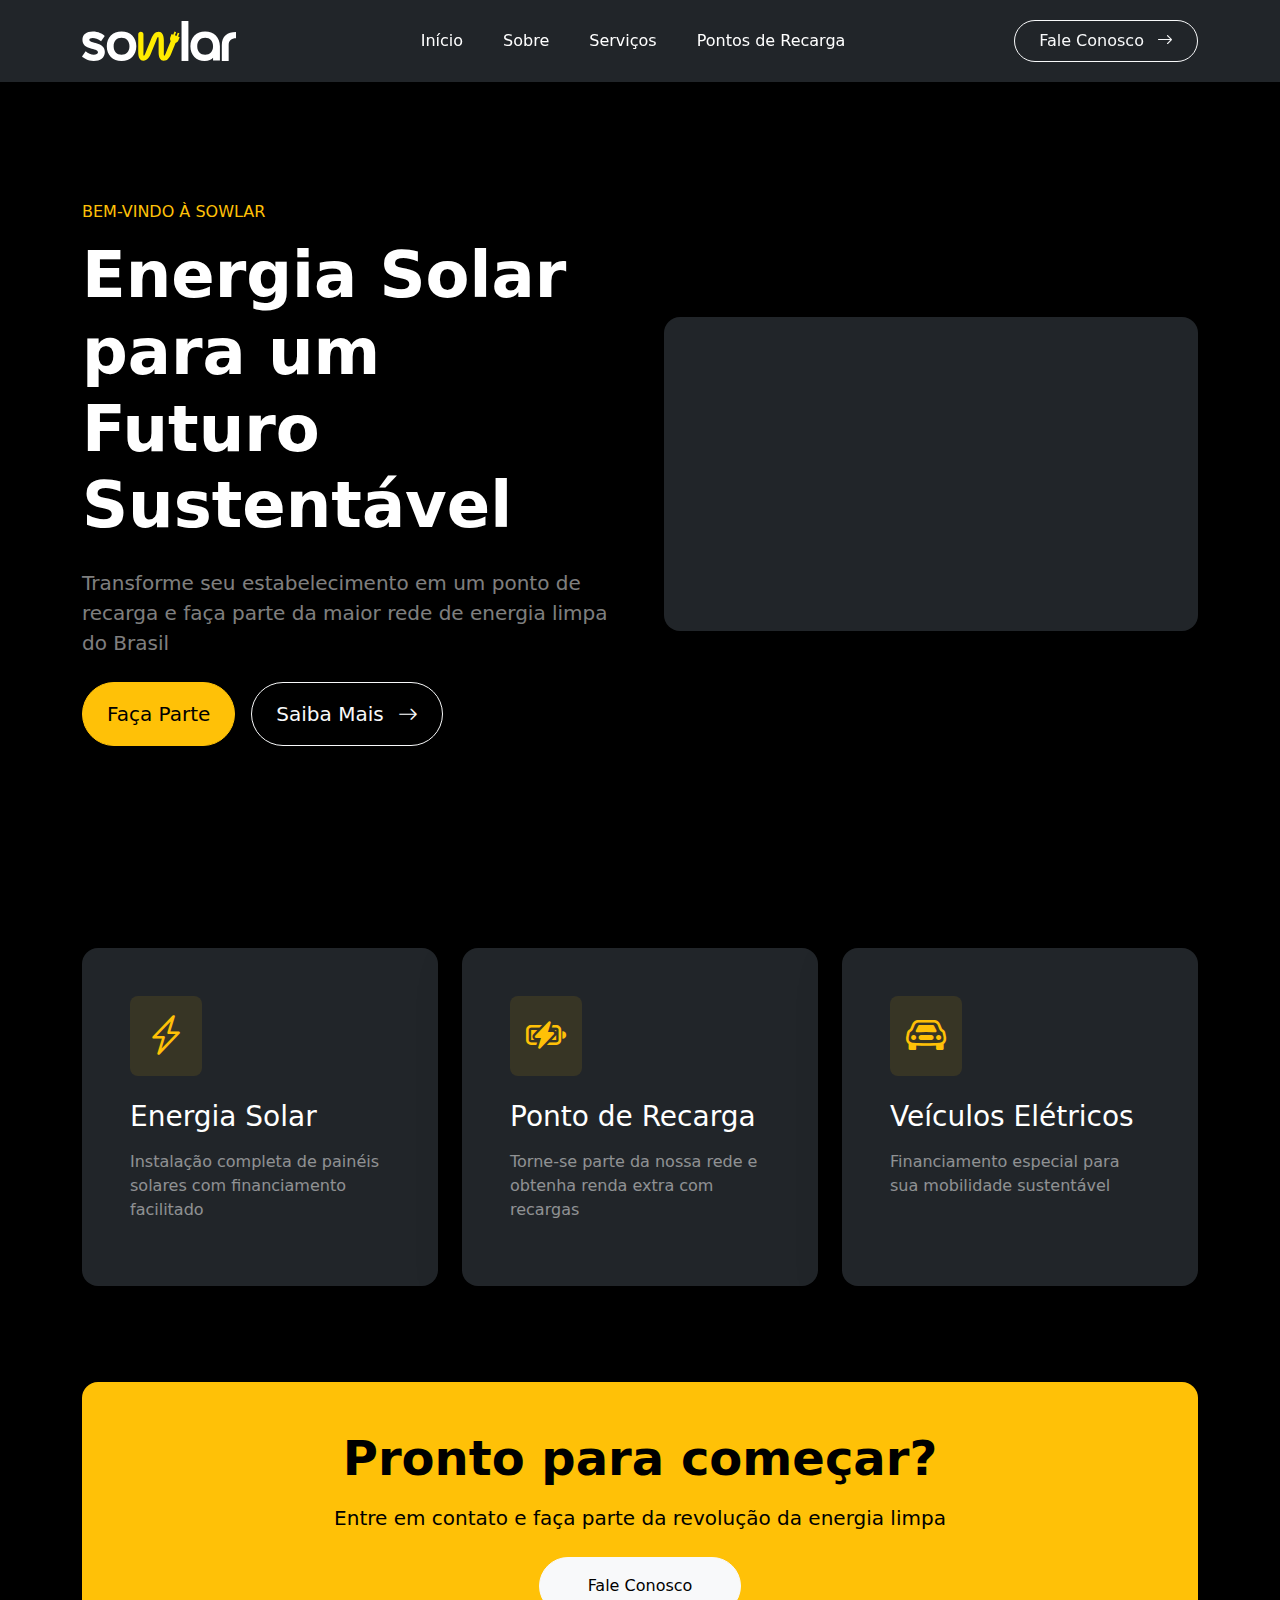
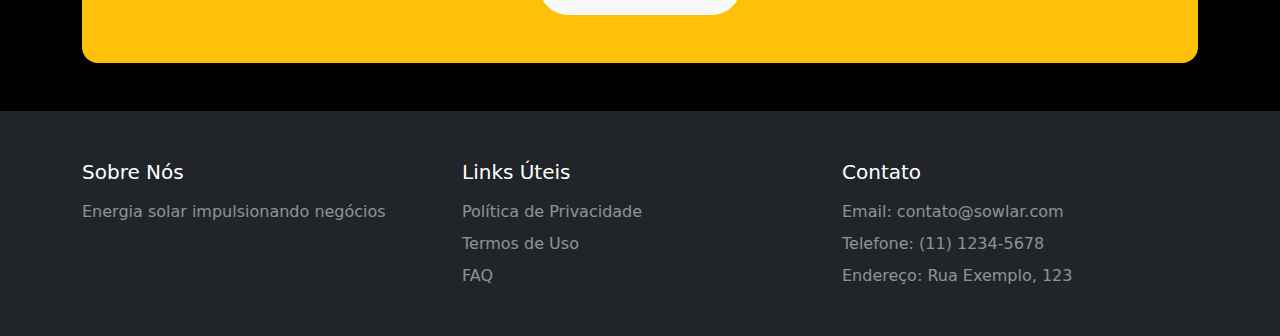
<file: index.html>
<!DOCTYPE html>
<html lang="pt-br">
  <head>
    <meta charset="UTF-8" />
    <meta name="viewport" content="width=device-width, initial-scale=1.0" />
    <title>sowlar - Página Inicial</title>
    <link
      href="https://cdn.jsdelivr.net/npm/bootstrap@5.3.2/dist/css/bootstrap.min.css"
      rel="stylesheet"
    />
    <link
      rel="stylesheet"
      href="https://cdn.jsdelivr.net/npm/bootstrap-icons@1.11.1/font/bootstrap-icons.css"
    />
  </head>
  <body class="d-flex flex-column min-vh-100 bg-black text-light">
    <nav
      class="navbar navbar-expand-lg navbar-dark bg-dark shadow-sm py-3 fixed-top backdrop-blur"
    >
      <div class="container">
        <a class="navbar-brand" href="index.html">
          <img src="assets/images/logo.svg" alt="Logo" height="40" />
        </a>
        <button
          class="navbar-toggler"
          type="button"
          data-bs-toggle="collapse"
          data-bs-target="#navbarNav"
          aria-controls="navbarNav"
          aria-expanded="false"
          aria-label="Toggle navigation"
        >
          <span class="navbar-toggler-icon"></span>
        </button>
        <div class="collapse navbar-collapse" id="navbarNav">
          <ul class="navbar-nav mx-auto gap-4">
            <li class="nav-item">
              <a class="nav-link text-white active" href="index.html">Início</a>
            </li>
            <li class="nav-item">
              <a class="nav-link text-white" href="sobre.html">Sobre</a>
            </li>
            <li class="nav-item">
              <a class="nav-link text-white" href="servicos.html">Serviços</a>
            </li>
            <li class="nav-item">
              <a class="nav-link text-white" href="pontos.html"
                >Pontos de Recarga</a
              >
            </li>
          </ul>
          <a
            href="contato.html"
            class="btn btn-outline-light rounded-pill px-4 py-2"
          >
            Fale Conosco <i class="bi bi-arrow-right ms-2"></i>
          </a>
        </div>
      </div>
    </nav>

    <section class="min-vh-100 d-flex align-items-center pt-5">
      <div class="container">
        <div class="row align-items-center g-5">
          <div class="col-lg-6">
            <h6 class="text-warning text-uppercase mb-3">Bem-vindo à Sowlar</h6>
            <h1 class="display-3 text-white fw-bold mb-4">
              Energia Solar para um Futuro Sustentável
            </h1>
            <p class="lead text-white-50 mb-4">
              Transforme seu estabelecimento em um ponto de recarga e faça parte
              da maior rede de energia limpa do Brasil
            </p>
            <div class="d-flex gap-3">
              <a
                href="contato.html"
                class="btn btn-warning btn-lg rounded-pill px-4 py-3"
              >
                Faça Parte
              </a>
              <a
                href="sobre.html"
                class="btn btn-outline-light btn-lg rounded-pill px-4 py-3"
              >
                Saiba Mais <i class="bi bi-arrow-right ms-2"></i>
              </a>
            </div>
          </div>
          <div class="col-lg-6">
            <div class="card bg-dark border-0 rounded-4 shadow-lg">
              <div class="card-body p-3">
                <div class="ratio ratio-16x9 rounded-4 overflow-hidden">
                  <iframe
                    src="https://www.youtube.com/embed/LINK"
                    title="Product Demo"
                    class="border-0"
                    allowfullscreen
                  >
                  </iframe>
                </div>
              </div>
            </div>
          </div>
        </div>
      </div>
    </section>

    <section class="py-5">
      <div class="container">
        <div class="row g-4">
          <div class="col-lg-4">
            <div class="card h-100 bg-dark border-0 rounded-4 shadow-lg">
              <div class="card-body p-5">
                <div
                  class="bg-warning bg-opacity-10 p-3 rounded-3 mb-4 d-inline-block"
                >
                  <i class="bi bi-lightning-charge text-warning display-6"></i>
                </div>
                <h3 class="text-white mb-3">Energia Solar</h3>
                <p class="text-white-50">
                  Instalação completa de painéis solares com financiamento
                  facilitado
                </p>
              </div>
            </div>
          </div>
          <div class="col-lg-4">
            <div class="card h-100 bg-dark border-0 rounded-4 shadow-lg">
              <div class="card-body p-5">
                <div
                  class="bg-warning bg-opacity-10 p-3 rounded-3 mb-4 d-inline-block"
                >
                  <i class="bi bi-battery-charging text-warning display-6"></i>
                </div>
                <h3 class="text-white mb-3">Ponto de Recarga</h3>
                <p class="text-white-50">
                  Torne-se parte da nossa rede e obtenha renda extra com
                  recargas
                </p>
              </div>
            </div>
          </div>
          <div class="col-lg-4">
            <div class="card h-100 bg-dark border-0 rounded-4 shadow-lg">
              <div class="card-body p-5">
                <div
                  class="bg-warning bg-opacity-10 p-3 rounded-3 mb-4 d-inline-block"
                >
                  <i class="bi bi-car-front text-warning display-6"></i>
                </div>
                <h3 class="text-white mb-3">Veículos Elétricos</h3>
                <p class="text-white-50">
                  Financiamento especial para sua mobilidade sustentável
                </p>
              </div>
            </div>
          </div>
        </div>
      </div>
    </section>

    <section class="py-5">
      <div class="container">
        <div class="row justify-content-center">
          <div class="col-lg-12">
            <div class="card bg-warning border-0 rounded-4 shadow-lg">
              <div class="card-body p-5 text-center">
                <h2 class="display-5 text-black fw-bold mb-3">
                  Pronto para começar?
                </h2>
                <p class="lead text-black mb-4">
                  Entre em contato e faça parte da revolução da energia limpa
                </p>
                <a
                  href="contato.html"
                  class="btn btn-light rounded-pill px-5 py-3"
                >
                  Fale Conosco
                </a>
              </div>
            </div>
          </div>
        </div>
      </div>
    </section>

    <footer class="py-5 bg-dark mt-auto border-top border-dark">
      <div class="container">
        <div class="row gy-4">
          <div class="col-md-4">
            <h5 class="text-white mb-3">Sobre Nós</h5>
            <p class="text-white-50 mb-0">
              Energia solar impulsionando negócios
            </p>
          </div>
          <div class="col-md-4">
            <h5 class="text-white mb-3">Links Úteis</h5>
            <ul class="list-unstyled mb-0">
              <li class="mb-2">
                <a href="#" class="text-white-50 text-decoration-none"
                  >Política de Privacidade</a
                >
              </li>
              <li class="mb-2">
                <a href="#" class="text-white-50 text-decoration-none"
                  >Termos de Uso</a
                >
              </li>
              <li>
                <a href="#" class="text-white-50 text-decoration-none">FAQ</a>
              </li>
            </ul>
          </div>
          <div class="col-md-4">
            <h5 class="text-white mb-3">Contato</h5>
            <ul class="list-unstyled mb-0 text-white-50">
              <li class="mb-2">Email: contato@sowlar.com</li>
              <li class="mb-2">Telefone: (11) 1234-5678</li>
              <li>Endereço: Rua Exemplo, 123</li>
            </ul>
          </div>
        </div>
      </div>
    </footer>

    <script src="https://cdn.jsdelivr.net/npm/bootstrap@5.3.2/dist/js/bootstrap.bundle.min.js"></script>
  </body>
</html>
</file>
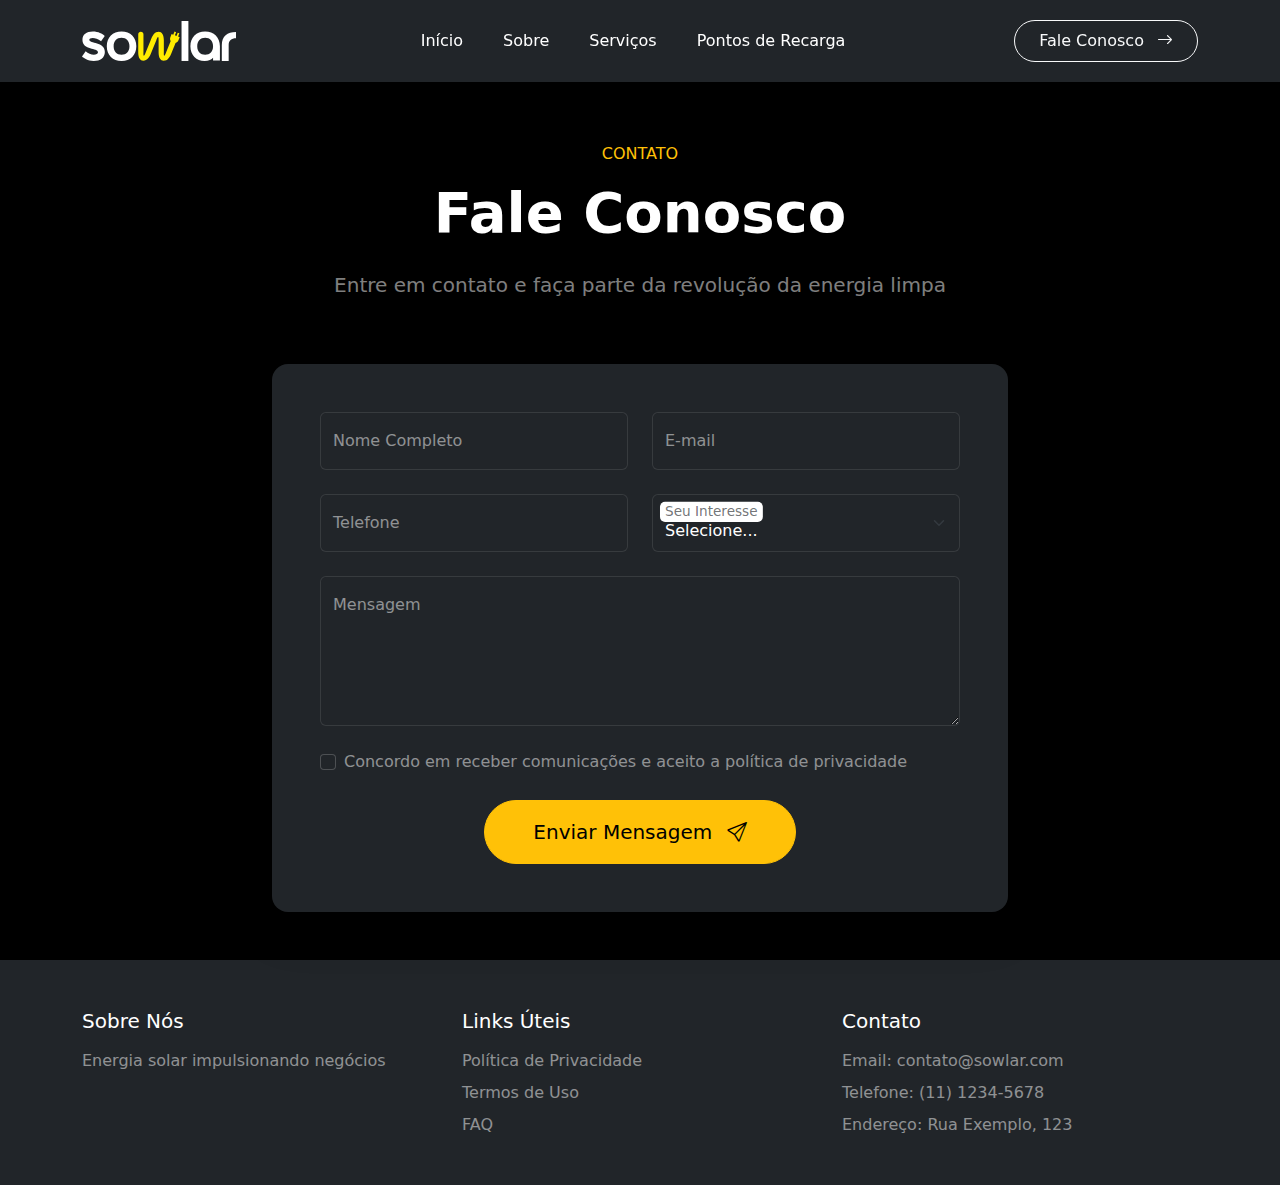
<file: contato.html>
<!DOCTYPE html>
<html lang="pt-br">
  <head>
    <meta charset="UTF-8" />
    <meta name="viewport" content="width=device-width, initial-scale=1.0" />
    <title>sowlar - Contato</title>
    <link
      href="https://cdn.jsdelivr.net/npm/bootstrap@5.3.2/dist/css/bootstrap.min.css"
      rel="stylesheet"
    />
    <link
      rel="stylesheet"
      href="https://cdn.jsdelivr.net/npm/bootstrap-icons@1.11.1/font/bootstrap-icons.css"
    />
    <link rel="stylesheet" href="assets/css/style.css" />
  </head>
  <body class="d-flex flex-column min-vh-100 bg-black text-light">
    <nav
      class="navbar navbar-expand-lg navbar-dark bg-dark shadow-sm py-3 fixed-top backdrop-blur"
    >
      <div class="container">
        <a class="navbar-brand" href="index.html">
          <img src="assets/images/logo.svg" alt="Logo" height="40" />
        </a>
        <button
          class="navbar-toggler"
          type="button"
          data-bs-toggle="collapse"
          data-bs-target="#navbarNav"
          aria-controls="navbarNav"
          aria-expanded="false"
          aria-label="Toggle navigation"
        >
          <span class="navbar-toggler-icon"></span>
        </button>
        <div class="collapse navbar-collapse" id="navbarNav">
          <ul class="navbar-nav mx-auto gap-4">
            <li class="nav-item">
              <a class="nav-link text-white" href="index.html">Início</a>
            </li>
            <li class="nav-item">
              <a class="nav-link text-white" href="sobre.html">Sobre</a>
            </li>
            <li class="nav-item">
              <a class="nav-link text-white" href="servicos.html">Serviços</a>
            </li>
            <li class="nav-item">
              <a class="nav-link text-white" href="pontos.html"
                >Pontos de Recarga</a
              >
            </li>
          </ul>
          <a
            href="contato.html"
            class="btn btn-outline-light rounded-pill px-4 py-2"
          >
            Fale Conosco <i class="bi bi-arrow-right ms-2"></i>
          </a>
        </div>
      </div>
    </nav>

    <section class="min-vh-100 pt-5 mt-4">
      <div class="container py-5">
        <div class="row mb-5 text-center pt-4">
          <div class="col-lg-8 mx-auto">
            <h6 class="text-warning text-uppercase mb-3">Contato</h6>
            <h1 class="display-4 text-white fw-bold mb-4">Fale Conosco</h1>
            <p class="lead text-white-50">
              Entre em contato e faça parte da revolução da energia limpa
            </p>
          </div>
        </div>

        <div class="row justify-content-center">
          <div class="col-lg-8">
            <div class="card bg-dark border-0 rounded-4 shadow-lg">
              <div class="card-body p-4 p-md-5">
                <div
                  id="successMessage"
                  class="text-center py-5"
                  style="display: none"
                >
                  <div class="mb-4">
                    <i
                      class="bi bi-check-circle-fill text-warning display-1"
                    ></i>
                  </div>
                  <h2 class="text-white mb-4">Mensagem Enviada!</h2>
                  <p class="text-white-50 mb-4">
                    Agradecemos seu contato. Em breve nossa equipe entrará em
                    contato.
                  </p>
                  <button
                    type="button"
                    class="btn btn-warning rounded-pill px-4 py-2"
                    onclick="resetForm()"
                  >
                    Enviar Nova Mensagem
                  </button>
                </div>

                <form id="contactForm" class="needs-validation" novalidate>
                  <div class="row g-4">
                    <div class="col-md-6">
                      <div class="form-floating">
                        <input
                          type="text"
                          class="form-control"
                          id="nome"
                          placeholder="Seu nome"
                          required
                        />
                        <label for="nome">Nome Completo</label>
                        <div class="invalid-feedback">
                          Por favor, informe seu nome
                        </div>
                      </div>
                    </div>
                    <div class="col-md-6">
                      <div class="form-floating">
                        <input
                          type="email"
                          class="form-control"
                          id="email"
                          placeholder="Seu email"
                          required
                        />
                        <label for="email">E-mail</label>
                        <div class="invalid-feedback">
                          Por favor, informe um e-mail válido
                        </div>
                      </div>
                    </div>

                    <div class="col-md-6">
                      <div class="form-floating">
                        <input
                          type="tel"
                          class="form-control"
                          id="telefone"
                          placeholder="Seu telefone"
                          required
                        />
                        <label for="telefone">Telefone</label>
                        <div class="invalid-feedback">
                          Por favor, informe seu telefone
                        </div>
                      </div>
                    </div>
                    <div class="col-md-6">
                      <div class="form-floating">
                        <select class="form-select" id="interesse" required>
                          <option selected disabled value="">
                            Selecione...
                          </option>
                          <option value="ponto_recarga">
                            Quero ser um Ponto de Recarga
                          </option>
                          <option value="veiculo">
                            Financiamento de Veículo Elétrico
                          </option>
                          <option value="info">Mais Informações</option>
                        </select>
                        <label for="interesse">Seu Interesse</label>
                        <div class="invalid-feedback">
                          Por favor, selecione seu interesse
                        </div>
                      </div>
                    </div>

                    <div
                      class="col-12"
                      id="tipoEstabelecimento"
                      style="display: none"
                    >
                      <div class="form-floating">
                        <select class="form-select" id="estabelecimento">
                          <option selected disabled value="">
                            Selecione...
                          </option>
                          <option value="comercio">Comércio</option>
                          <option value="shopping">Shopping Center</option>
                          <option value="estacionamento">Estacionamento</option>
                          <option value="posto">Posto de Combustível</option>
                          <option value="outro">Outro</option>
                        </select>
                        <label for="estabelecimento"
                          >Tipo de Estabelecimento</label
                        >
                        <div class="invalid-feedback">
                          Por favor, selecione o tipo de estabelecimento
                        </div>
                      </div>
                    </div>

                    <div class="col-12">
                      <div class="form-floating">
                        <textarea
                          class="form-control"
                          id="mensagem"
                          style="height: 150px"
                          placeholder="Sua mensagem"
                          required
                        ></textarea>
                        <label for="mensagem">Mensagem</label>
                        <div class="invalid-feedback">
                          Por favor, escreva sua mensagem
                        </div>
                      </div>
                    </div>

                    <div class="col-12">
                      <div class="form-check">
                        <input
                          class="form-check-input"
                          type="checkbox"
                          id="termos"
                          required
                        />
                        <label
                          class="form-check-label text-white-50"
                          for="termos"
                        >
                          Concordo em receber comunicações e aceito a política
                          de privacidade
                        </label>
                        <div class="invalid-feedback">
                          Você precisa aceitar os termos para continuar
                        </div>
                      </div>
                    </div>

                    <div class="col-12 text-center">
                      <button
                        type="submit"
                        class="btn btn-warning btn-lg rounded-pill px-5 py-3"
                      >
                        Enviar Mensagem <i class="bi bi-send ms-2"></i>
                      </button>
                    </div>
                  </div>
                </form>
              </div>
            </div>
          </div>
        </div>
      </div>
    </section>

    <footer class="py-5 bg-dark mt-auto border-top border-dark">
      <div class="container">
        <div class="row gy-4">
          <div class="col-md-4">
            <h5 class="text-white mb-3">Sobre Nós</h5>
            <p class="text-white-50 mb-0">
              Energia solar impulsionando negócios
            </p>
          </div>
          <div class="col-md-4">
            <h5 class="text-white mb-3">Links Úteis</h5>
            <ul class="list-unstyled mb-0">
              <li class="mb-2">
                <a href="#" class="text-white-50 text-decoration-none"
                  >Política de Privacidade</a
                >
              </li>
              <li class="mb-2">
                <a href="#" class="text-white-50 text-decoration-none"
                  >Termos de Uso</a
                >
              </li>
              <li>
                <a href="#" class="text-white-50 text-decoration-none">FAQ</a>
              </li>
            </ul>
          </div>
          <div class="col-md-4">
            <h5 class="text-white mb-3">Contato</h5>
            <ul class="list-unstyled mb-0 text-white-50">
              <li class="mb-2">Email: contato@sowlar.com</li>
              <li class="mb-2">Telefone: (11) 1234-5678</li>
              <li>Endereço: Rua Exemplo, 123</li>
            </ul>
          </div>
        </div>
      </div>
    </footer>

    <script src="https://cdn.jsdelivr.net/npm/bootstrap@5.3.2/dist/js/bootstrap.bundle.min.js"></script>
    <script src="assets/js/form.js"></script>
  </body>
</html>
</file>
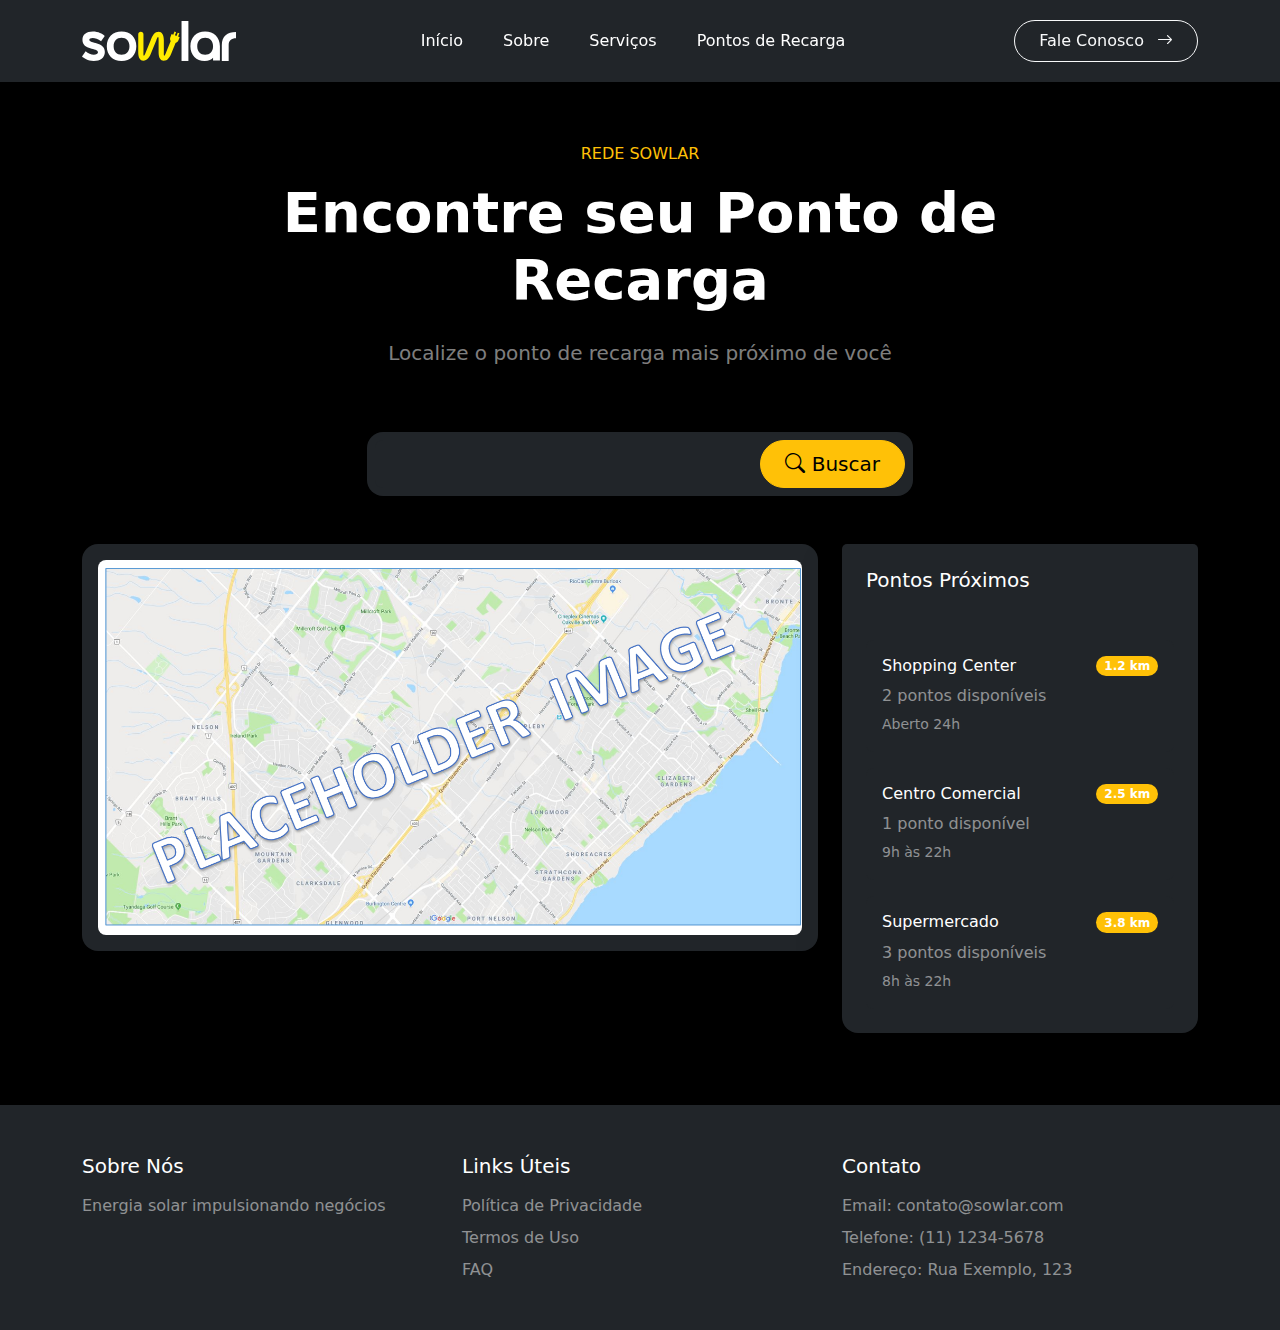
<file: pontos.html>
<!DOCTYPE html>
<html lang="pt-br">
  <head>
    <meta charset="UTF-8" />
    <meta name="viewport" content="width=device-width, initial-scale=1.0" />
    <title>sowlar - Pontos de Recarga</title>
    <link
      href="https://cdn.jsdelivr.net/npm/bootstrap@5.3.2/dist/css/bootstrap.min.css"
      rel="stylesheet"
    />
    <link
      rel="stylesheet"
      href="https://cdn.jsdelivr.net/npm/bootstrap-icons@1.11.1/font/bootstrap-icons.css"
    />
  </head>
  <body class="d-flex flex-column min-vh-100 bg-black text-light">
    <nav
      class="navbar navbar-expand-lg navbar-dark bg-dark shadow-sm py-3 fixed-top backdrop-blur"
    >
      <div class="container">
        <a class="navbar-brand" href="index.html">
          <img src="assets/images/logo.svg" alt="Logo" height="40" />
        </a>
        <button
          class="navbar-toggler"
          type="button"
          data-bs-toggle="collapse"
          data-bs-target="#navbarNav"
          aria-controls="navbarNav"
          aria-expanded="false"
          aria-label="Toggle navigation"
        >
          <span class="navbar-toggler-icon"></span>
        </button>
        <div class="collapse navbar-collapse" id="navbarNav">
          <ul class="navbar-nav mx-auto gap-4">
            <li class="nav-item">
              <a class="nav-link text-white" href="index.html">Início</a>
            </li>
            <li class="nav-item">
              <a class="nav-link text-white" href="sobre.html">Sobre</a>
            </li>
            <li class="nav-item">
              <a class="nav-link text-white" href="servicos.html">Serviços</a>
            </li>
            <li class="nav-item">
              <a class="nav-link text-white active" href="pontos.html"
                >Pontos de Recarga</a
              >
            </li>
          </ul>
          <a
            href="contato.html"
            class="btn btn-outline-light rounded-pill px-4 py-2"
          >
            Fale Conosco <i class="bi bi-arrow-right ms-2"></i>
          </a>
        </div>
      </div>
    </nav>

    <section class="min-vh-100 pt-5 mt-4">
      <div class="container py-5">
        <div class="row mb-5 text-center pt-4">
          <div class="col-lg-8 mx-auto">
            <h6 class="text-warning text-uppercase mb-3">Rede Sowlar</h6>
            <h1 class="display-4 text-white fw-bold mb-4">
              Encontre seu Ponto de Recarga
            </h1>
            <p class="lead text-white-50">
              Localize o ponto de recarga mais próximo de você
            </p>
          </div>
        </div>

        <div class="row justify-content-center mb-5">
          <div class="col-lg-6">
            <div class="card bg-dark border-0 rounded-4 shadow-lg p-2">
              <div class="input-group input-group-lg">
                <input
                  type="text"
                  class="form-control bg-dark border-0 text-white"
                  placeholder="Digite seu endereço ou CEP"
                />
                <button class="btn btn-warning px-4 rounded-pill" type="button">
                  <i class="bi bi-search"></i> Buscar
                </button>
              </div>
            </div>
          </div>
        </div>

        <div
          class="toast-container position-fixed bottom-0 start-50 translate-middle-x mb-4"
        >
          <div
            class="toast align-items-center bg-dark border-0 rounded-4"
            id="buscarToast"
            role="alert"
          >
            <div class="d-flex">
              <div class="toast-body text-white">
                <i class="bi bi-gear-wide-connected me-2"></i>
                Sistema de busca em construção. Em breve você poderá localizar
                todos os pontos!
              </div>
              <button
                type="button"
                class="btn-close btn-close-white me-2 m-auto"
                data-bs-dismiss="toast"
              ></button>
            </div>
          </div>
        </div>

        <div class="row g-4">
          <div class="col-lg-8">
            <div class="card bg-dark border-0 rounded-4 shadow-lg">
              <div class="card-body p-3">
                <img
                  src="assets/images/placeholder.png"
                  alt="Mapa com pontos de recarga"
                  class="img-fluid rounded-3"
                />
              </div>
            </div>
          </div>

          <div class="col-lg-4">
            <div class="card bg-dark border-0 rounded-4 shadow-lg mb-4">
              <div class="card-header bg-dark border-0 p-4">
                <h5 class="text-white mb-0">Pontos Próximos</h5>
              </div>
              <div class="card-body p-4">
                <div class="d-flex flex-column gap-3">
                  <div class="card bg-dark bg-opacity-50 border-0 rounded-3">
                    <div class="card-body">
                      <div class="d-flex justify-content-between mb-2">
                        <h6 class="text-white mb-0">Shopping Center</h6>
                        <span class="badge bg-warning rounded-pill"
                          >1.2 km</span
                        >
                      </div>
                      <p class="text-white-50 mb-1">2 pontos disponíveis</p>
                      <small class="text-white-50">Aberto 24h</small>
                    </div>
                  </div>

                  <div class="card bg-dark bg-opacity-50 border-0 rounded-3">
                    <div class="card-body">
                      <div class="d-flex justify-content-between mb-2">
                        <h6 class="text-white mb-0">Centro Comercial</h6>
                        <span class="badge bg-warning rounded-pill"
                          >2.5 km</span
                        >
                      </div>
                      <p class="text-white-50 mb-1">1 ponto disponível</p>
                      <small class="text-white-50">9h às 22h</small>
                    </div>
                  </div>

                  <div class="card bg-dark bg-opacity-50 border-0 rounded-3">
                    <div class="card-body">
                      <div class="d-flex justify-content-between mb-2">
                        <h6 class="text-white mb-0">Supermercado</h6>
                        <span class="badge bg-warning rounded-pill"
                          >3.8 km</span
                        >
                      </div>
                      <p class="text-white-50 mb-1">3 pontos disponíveis</p>
                      <small class="text-white-50">8h às 22h</small>
                    </div>
                  </div>
                </div>
              </div>
            </div>
          </div>
        </div>
      </div>
    </section>

    <footer class="py-5 bg-dark mt-auto border-top border-dark">
      <div class="container">
        <div class="row gy-4">
          <div class="col-md-4">
            <h5 class="text-white mb-3">Sobre Nós</h5>
            <p class="text-white-50 mb-0">
              Energia solar impulsionando negócios
            </p>
          </div>
          <div class="col-md-4">
            <h5 class="text-white mb-3">Links Úteis</h5>
            <ul class="list-unstyled mb-0">
              <li class="mb-2">
                <a href="#" class="text-white-50 text-decoration-none"
                  >Política de Privacidade</a
                >
              </li>
              <li class="mb-2">
                <a href="#" class="text-white-50 text-decoration-none"
                  >Termos de Uso</a
                >
              </li>
              <li>
                <a href="#" class="text-white-50 text-decoration-none">FAQ</a>
              </li>
            </ul>
          </div>
          <div class="col-md-4">
            <h5 class="text-white mb-3">Contato</h5>
            <ul class="list-unstyled mb-0 text-white-50">
              <li class="mb-2">Email: contato@sowlar.com</li>
              <li class="mb-2">Telefone: (11) 1234-5678</li>
              <li>Endereço: Rua Exemplo, 123</li>
            </ul>
          </div>
        </div>
      </div>
    </footer>
    <script src="assets/js/toast.js"></script>
    <script src="https://cdn.jsdelivr.net/npm/bootstrap@5.3.2/dist/js/bootstrap.bundle.min.js"></script>
  </body>
</html>
</file>
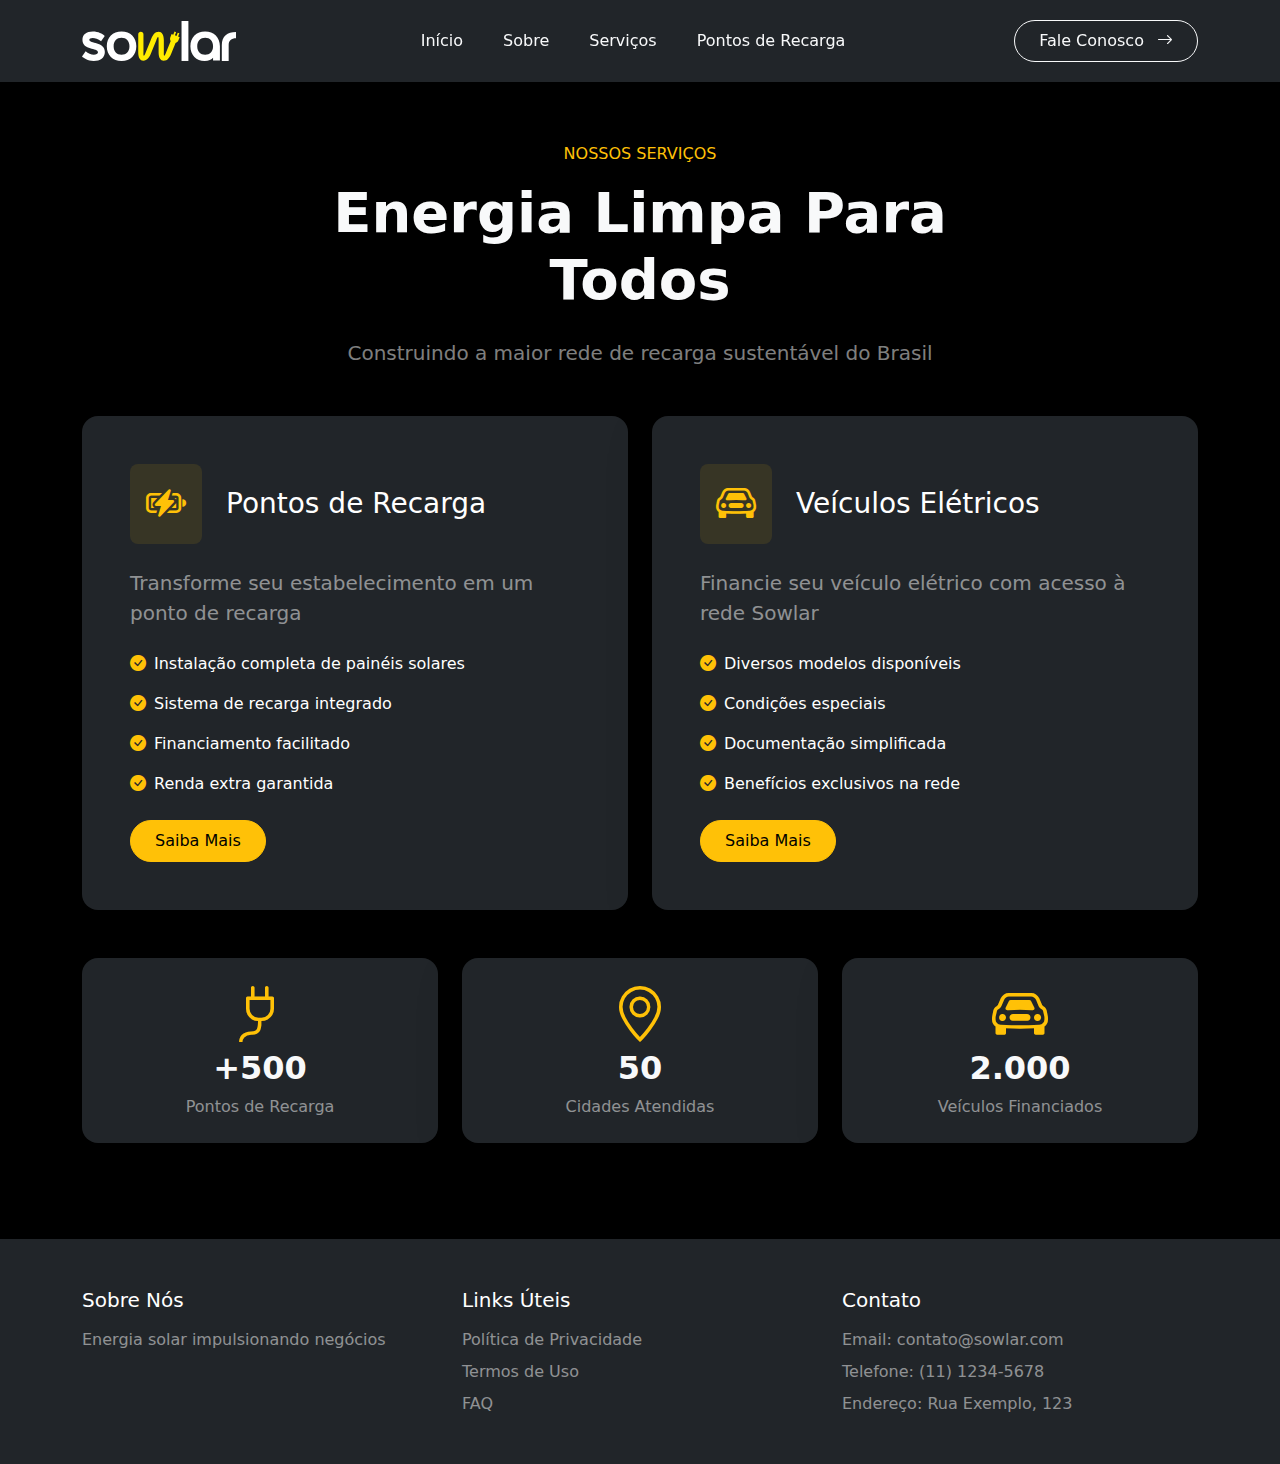
<file: servicos.html>
<!DOCTYPE html>
<html lang="pt-br">
  <head>
    <meta charset="UTF-8" />
    <meta name="viewport" content="width=device-width, initial-scale=1.0" />
    <title>sowlar - Serviços</title>
    <link
      href="https://cdn.jsdelivr.net/npm/bootstrap@5.3.2/dist/css/bootstrap.min.css"
      rel="stylesheet"
    />
    <link
      rel="stylesheet"
      href="https://cdn.jsdelivr.net/npm/bootstrap-icons@1.11.1/font/bootstrap-icons.css"
    />
  </head>
  <body class="d-flex flex-column min-vh-100 bg-black text-light">
    <nav
      class="navbar navbar-expand-lg navbar-dark bg-dark shadow-sm py-3 fixed-top backdrop-blur"
    >
      <div class="container">
        <a class="navbar-brand" href="index.html">
          <img src="assets/images/logo.svg" alt="Logo" height="40" />
        </a>
        <button
          class="navbar-toggler"
          type="button"
          data-bs-toggle="collapse"
          data-bs-target="#navbarNav"
          aria-controls="navbarNav"
          aria-expanded="false"
          aria-label="Toggle navigation"
        >
          <span class="navbar-toggler-icon"></span>
        </button>
        <div class="collapse navbar-collapse" id="navbarNav">
          <ul class="navbar-nav mx-auto gap-4">
            <li class="nav-item">
              <a class="nav-link text-light" href="index.html">Início</a>
            </li>
            <li class="nav-item">
              <a class="nav-link text-light" href="sobre.html">Sobre</a>
            </li>
            <li class="nav-item">
              <a class="nav-link text-light active" href="servicos.html"
                >Serviços</a
              >
            </li>
            <li class="nav-item">
              <a class="nav-link text-light" href="pontos.html"
                >Pontos de Recarga</a
              >
            </li>
          </ul>
          <a
            href="contato.html"
            class="btn btn-outline-light rounded-pill px-4 py-2"
          >
            Fale Conosco <i class="bi bi-arrow-right ms-2"></i>
          </a>
        </div>
      </div>
    </nav>

    <section class="min-vh-100 pt-5 mt-4">
      <div class="container py-5">
        <div class="row mb-5 text-center pt-4">
          <div class="col-lg-8 mx-auto">
            <h6 class="text-warning text-uppercase mb-3">Nossos Serviços</h6>
            <h1 class="display-4 fw-bold mb-4">Energia Limpa Para Todos</h1>
            <p class="lead text-white-50 mb-0">
              Construindo a maior rede de recarga sustentável do Brasil
            </p>
          </div>
        </div>

        <div class="row g-4 mb-5">
          <div class="col-lg-6">
            <div class="card h-100 bg-dark border-0 rounded-4 shadow-lg">
              <div class="card-body p-5">
                <div class="d-flex align-items-center mb-4">
                  <div class="bg-warning bg-opacity-10 p-3 rounded-3 me-4">
                    <i
                      class="bi bi-battery-charging text-warning display-6"
                    ></i>
                  </div>
                  <h3 class="card-title text-white mb-0">Pontos de Recarga</h3>
                </div>
                <p class="lead text-white-50 mb-4">
                  Transforme seu estabelecimento em um ponto de recarga
                </p>
                <ul class="list-unstyled mb-4">
                  <li class="mb-3 d-flex align-items-center text-white">
                    <i class="bi bi-check-circle-fill text-warning me-2"></i>
                    Instalação completa de painéis solares
                  </li>
                  <li class="mb-3 d-flex align-items-center text-white">
                    <i class="bi bi-check-circle-fill text-warning me-2"></i>
                    Sistema de recarga integrado
                  </li>
                  <li class="mb-3 d-flex align-items-center text-white">
                    <i class="bi bi-check-circle-fill text-warning me-2"></i>
                    Financiamento facilitado
                  </li>
                  <li class="d-flex align-items-center text-white">
                    <i class="bi bi-check-circle-fill text-warning me-2"></i>
                    Renda extra garantida
                  </li>
                </ul>
                <a href="#" class="btn btn-warning rounded-pill px-4 py-2"
                  >Saiba Mais</a
                >
              </div>
            </div>
          </div>

          <div class="col-lg-6">
            <div class="card h-100 bg-dark border-0 rounded-4 shadow-lg">
              <div class="card-body p-5">
                <div class="d-flex align-items-center mb-4">
                  <div class="bg-warning bg-opacity-10 p-3 rounded-3 me-4">
                    <i class="bi bi-car-front text-warning display-6"></i>
                  </div>
                  <h3 class="card-title text-white mb-0">Veículos Elétricos</h3>
                </div>
                <p class="lead mb-4 text-white-50">
                  Financie seu veículo elétrico com acesso à rede Sowlar
                </p>
                <ul class="list-unstyled mb-4">
                  <li class="mb-3 d-flex align-items-center text-white">
                    <i class="bi bi-check-circle-fill text-warning me-2"></i>
                    Diversos modelos disponíveis
                  </li>
                  <li class="mb-3 d-flex align-items-center text-white">
                    <i class="bi bi-check-circle-fill text-warning me-2"></i>
                    Condições especiais
                  </li>
                  <li class="mb-3 d-flex align-items-center text-white">
                    <i class="bi bi-check-circle-fill text-warning me-2"></i>
                    Documentação simplificada
                  </li>
                  <li class="d-flex align-items-center text-white">
                    <i class="bi bi-check-circle-fill text-warning me-2"></i>
                    Benefícios exclusivos na rede
                  </li>
                </ul>
                <a href="#" class="btn btn-warning rounded-pill px-4 py-2"
                  >Saiba Mais</a
                >
              </div>
            </div>
          </div>
        </div>

        <div class="row g-4 mb-5">
          <div class="col-md-4">
            <div class="card bg-dark border-0 rounded-4 shadow-lg">
              <div class="card-body p-4 text-center">
                <i class="bi bi-plug display-4 text-warning mb-3"></i>
                <h2 class="fw-bold mb-2 text-light">+500</h2>
                <p class="text-white-50 mb-0">Pontos de Recarga</p>
              </div>
            </div>
          </div>

          <div class="col-md-4">
            <div class="card bg-dark border-0 rounded-4 shadow-lg">
              <div class="card-body p-4 text-center">
                <i class="bi bi-geo-alt display-4 text-warning mb-3"></i>
                <h2 class="fw-bold mb-2 text-light">50</h2>
                <p class="text-white-50 mb-0">Cidades Atendidas</p>
              </div>
            </div>
          </div>

          <div class="col-md-4">
            <div class="card bg-dark border-0 rounded-4 shadow-lg">
              <div class="card-body p-4 text-center">
                <i class="bi bi-car-front display-4 text-warning mb-3"></i>
                <h2 class="fw-bold mb-2 text-light">2.000</h2>
                <p class="text-white-50 mb-0">Veículos Financiados</p>
              </div>
            </div>
          </div>
        </div>
      </div>
    </section>

    <footer class="py-5 bg-dark mt-auto border-top border-dark">
      <div class="container">
        <div class="row gy-4">
          <div class="col-md-4">
            <h5 class="text-white mb-3">Sobre Nós</h5>
            <p class="text-white-50 mb-0">
              Energia solar impulsionando negócios
            </p>
          </div>
          <div class="col-md-4">
            <h5 class="text-white mb-3">Links Úteis</h5>
            <ul class="list-unstyled mb-0">
              <li class="mb-2">
                <a href="#" class="text-white-50 text-decoration-none"
                  >Política de Privacidade</a
                >
              </li>
              <li class="mb-2">
                <a href="#" class="text-white-50 text-decoration-none"
                  >Termos de Uso</a
                >
              </li>
              <li>
                <a href="#" class="text-white-50 text-decoration-none">FAQ</a>
              </li>
            </ul>
          </div>
          <div class="col-md-4">
            <h5 class="text-white mb-3">Contato</h5>
            <ul class="list-unstyled mb-0 text-white-50">
              <li class="mb-2">Email: contato@sowlar.com</li>
              <li class="mb-2">Telefone: (11) 1234-5678</li>
              <li>Endereço: Rua Exemplo, 123</li>
            </ul>
          </div>
        </div>
      </div>
    </footer>
    <script src="https://cdn.jsdelivr.net/npm/bootstrap@5.3.2/dist/js/bootstrap.bundle.min.js"></script>
  </body>
</html>
</file>
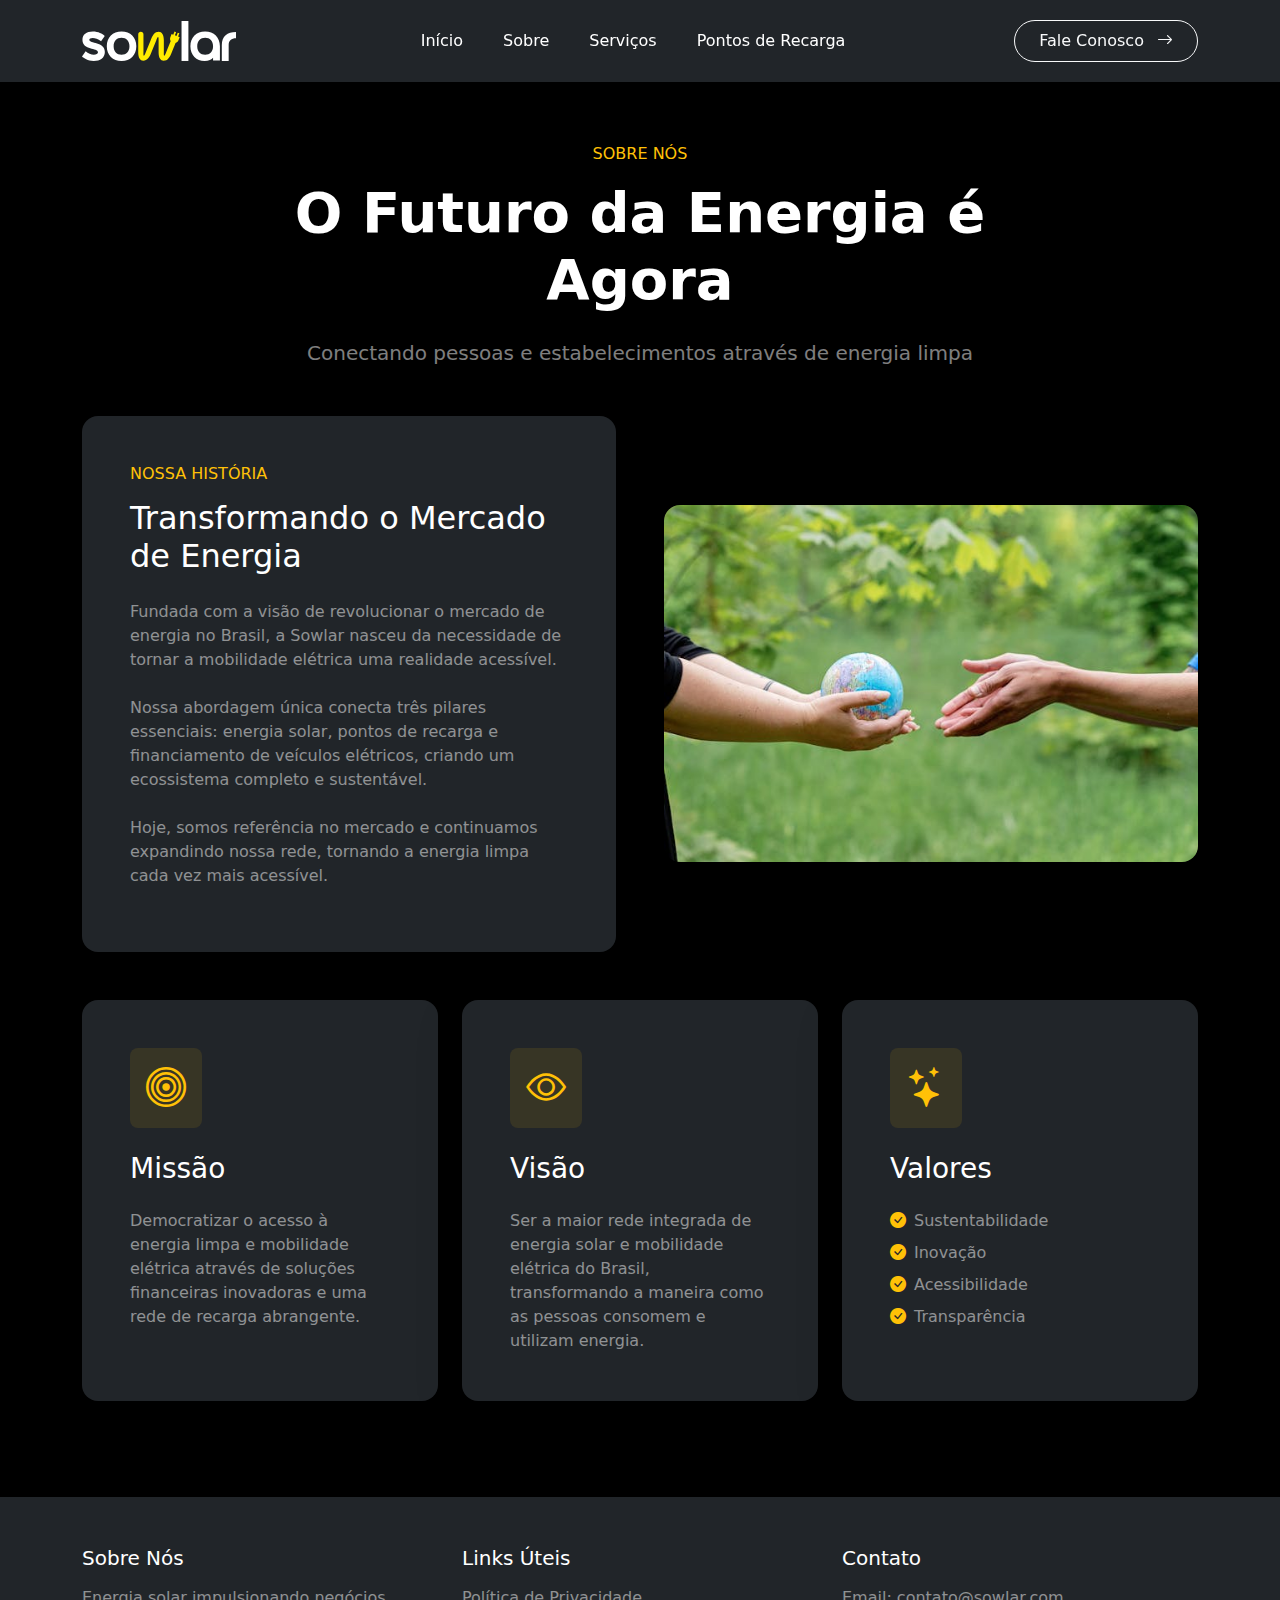
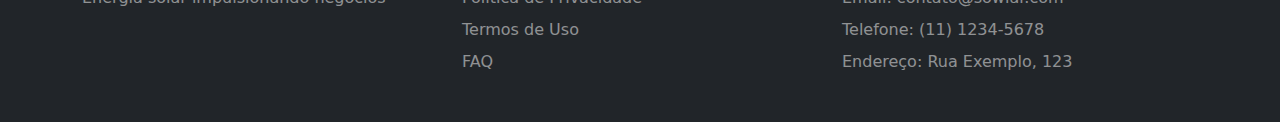
<file: sobre.html>
<!DOCTYPE html>
<html lang="pt-br">
  <head>
    <meta charset="UTF-8" />
    <meta name="viewport" content="width=device-width, initial-scale=1.0" />
    <title>sowlar - Sobre Nós</title>
    <link
      href="https://cdn.jsdelivr.net/npm/bootstrap@5.3.2/dist/css/bootstrap.min.css"
      rel="stylesheet"
    />
    <link
      rel="stylesheet"
      href="https://cdn.jsdelivr.net/npm/bootstrap-icons@1.11.1/font/bootstrap-icons.css"
    />
  </head>
  <body class="d-flex flex-column min-vh-100 bg-black text-light">
    <nav
      class="navbar navbar-expand-lg navbar-dark bg-dark shadow-sm py-3 fixed-top backdrop-blur"
    >
      <div class="container">
        <a class="navbar-brand" href="index.html">
          <img src="assets/images/logo.svg" alt="Logo" height="40" />
        </a>
        <button
          class="navbar-toggler"
          type="button"
          data-bs-toggle="collapse"
          data-bs-target="#navbarNav"
          aria-controls="navbarNav"
          aria-expanded="false"
          aria-label="Toggle navigation"
        >
          <span class="navbar-toggler-icon"></span>
        </button>
        <div class="collapse navbar-collapse" id="navbarNav">
          <ul class="navbar-nav mx-auto gap-4">
            <li class="nav-item">
              <a class="nav-link text-white" href="index.html">Início</a>
            </li>
            <li class="nav-item">
              <a class="nav-link text-white active" href="sobre.html">Sobre</a>
            </li>
            <li class="nav-item">
              <a class="nav-link text-white" href="servicos.html">Serviços</a>
            </li>
            <li class="nav-item">
              <a class="nav-link text-white" href="pontos.html"
                >Pontos de Recarga</a
              >
            </li>
          </ul>
          <a
            href="contato.html"
            class="btn btn-outline-light rounded-pill px-4 py-2"
          >
            Fale Conosco <i class="bi bi-arrow-right ms-2"></i>
          </a>
        </div>
      </div>
    </nav>

    <section class="min-vh-100 pt-5 mt-4">
      <div class="container py-5">
        <div class="row mb-5 text-center pt-4">
          <div class="col-lg-8 mx-auto">
            <h6 class="text-warning text-uppercase mb-3">Sobre Nós</h6>
            <h1 class="display-4 text-white fw-bold mb-4">
              O Futuro da Energia é Agora
            </h1>
            <p class="lead text-white-50 mb-0">
              Conectando pessoas e estabelecimentos através de energia limpa
            </p>
          </div>
        </div>

        <div class="row align-items-center mb-5 g-5">
          <div class="col-lg-6">
            <div class="card bg-dark border-0 rounded-4 shadow-lg">
              <div class="card-body p-5">
                <h6 class="text-warning text-uppercase mb-3">Nossa História</h6>
                <h2 class="text-white mb-4">
                  Transformando o Mercado de Energia
                </h2>
                <p class="text-white-50 mb-4">
                  Fundada com a visão de revolucionar o mercado de energia no
                  Brasil, a Sowlar nasceu da necessidade de tornar a mobilidade
                  elétrica uma realidade acessível.
                </p>
                <p class="text-white-50 mb-4">
                  Nossa abordagem única conecta três pilares essenciais: energia
                  solar, pontos de recarga e financiamento de veículos
                  elétricos, criando um ecossistema completo e sustentável.
                </p>
                <p class="text-white-50">
                  Hoje, somos referência no mercado e continuamos expandindo
                  nossa rede, tornando a energia limpa cada vez mais acessível.
                </p>
              </div>
            </div>
          </div>
          <div class="col-lg-6">
            <img
              src="assets/images/banner.jpg"
              alt="Nossa História"
              class="img-fluid rounded-4 shadow-lg"
            />
          </div>
        </div>

        <div class="row g-4 mb-5">
          <div class="col-lg-4">
            <div class="card h-100 bg-dark border-0 rounded-4 shadow-lg">
              <div class="card-body p-5">
                <div
                  class="bg-warning bg-opacity-10 p-3 rounded-3 mb-4 d-inline-block"
                >
                  <i class="bi bi-bullseye text-warning display-6"></i>
                </div>
                <h3 class="text-white mb-4">Missão</h3>
                <p class="text-white-50 mb-0">
                  Democratizar o acesso à energia limpa e mobilidade elétrica
                  através de soluções financeiras inovadoras e uma rede de
                  recarga abrangente.
                </p>
              </div>
            </div>
          </div>
          <div class="col-lg-4">
            <div class="card h-100 bg-dark border-0 rounded-4 shadow-lg">
              <div class="card-body p-5">
                <div
                  class="bg-warning bg-opacity-10 p-3 rounded-3 mb-4 d-inline-block"
                >
                  <i class="bi bi-eye text-warning display-6"></i>
                </div>
                <h3 class="text-white mb-4">Visão</h3>
                <p class="text-white-50 mb-0">
                  Ser a maior rede integrada de energia solar e mobilidade
                  elétrica do Brasil, transformando a maneira como as pessoas
                  consomem e utilizam energia.
                </p>
              </div>
            </div>
          </div>
          <div class="col-lg-4">
            <div class="card h-100 bg-dark border-0 rounded-4 shadow-lg">
              <div class="card-body p-5">
                <div
                  class="bg-warning bg-opacity-10 p-3 rounded-3 mb-4 d-inline-block"
                >
                  <i class="bi bi-stars text-warning display-6"></i>
                </div>
                <h3 class="text-white mb-4">Valores</h3>
                <ul class="list-unstyled text-white-50 mb-0">
                  <li class="mb-2">
                    <i class="bi bi-check-circle-fill text-warning me-2"></i
                    >Sustentabilidade
                  </li>
                  <li class="mb-2">
                    <i class="bi bi-check-circle-fill text-warning me-2"></i
                    >Inovação
                  </li>
                  <li class="mb-2">
                    <i class="bi bi-check-circle-fill text-warning me-2"></i
                    >Acessibilidade
                  </li>
                  <li>
                    <i class="bi bi-check-circle-fill text-warning me-2"></i
                    >Transparência
                  </li>
                </ul>
              </div>
            </div>
          </div>
        </div>
      </div>
    </section>

    <footer class="py-5 bg-dark mt-auto border-top border-dark">
      <div class="container">
        <div class="row gy-4">
          <div class="col-md-4">
            <h5 class="text-white mb-3">Sobre Nós</h5>
            <p class="text-white-50 mb-0">
              Energia solar impulsionando negócios
            </p>
          </div>
          <div class="col-md-4">
            <h5 class="text-white mb-3">Links Úteis</h5>
            <ul class="list-unstyled mb-0">
              <li class="mb-2">
                <a href="#" class="text-white-50 text-decoration-none"
                  >Política de Privacidade</a
                >
              </li>
              <li class="mb-2">
                <a href="#" class="text-white-50 text-decoration-none"
                  >Termos de Uso</a
                >
              </li>
              <li>
                <a href="#" class="text-white-50 text-decoration-none">FAQ</a>
              </li>
            </ul>
          </div>
          <div class="col-md-4">
            <h5 class="text-white mb-3">Contato</h5>
            <ul class="list-unstyled mb-0 text-white-50">
              <li class="mb-2">Email: contato@sowlar.com</li>
              <li class="mb-2">Telefone: (11) 1234-5678</li>
              <li>Endereço: Rua Exemplo, 123</li>
            </ul>
          </div>
        </div>
      </div>
    </footer>
    <script src="https://cdn.jsdelivr.net/npm/bootstrap@5.3.2/dist/js/bootstrap.bundle.min.js"></script>
  </body>
</html>
</file>
<file: assets/css/style.css>
.form-control,
.form-select {
  background-color: #212529 !important;
  border-color: rgba(255, 255, 255, 0.1) !important;
  color: white !important;
}

.form-control:focus,
.form-select:focus {
  background-color: #212529 !important;
  border-color: #0d6efd !important;
  box-shadow: none !important;
}

.form-control::placeholder {
  color: rgba(255, 255, 255, 0.5);
}

.form-select option {
  background-color: #212529;
  color: white;
}

.form-floating label {
  color: rgba(255, 255, 255, 0.5);
}

.form-check-input {
  background-color: #212529;
  border-color: rgba(255, 255, 255, 0.2);
}

.form-check-input:checked {
  background-color: #0d6efd;
  border-color: #0d6efd;
}

.invalid-feedback {
  color: #dc3545;
}
</file>
